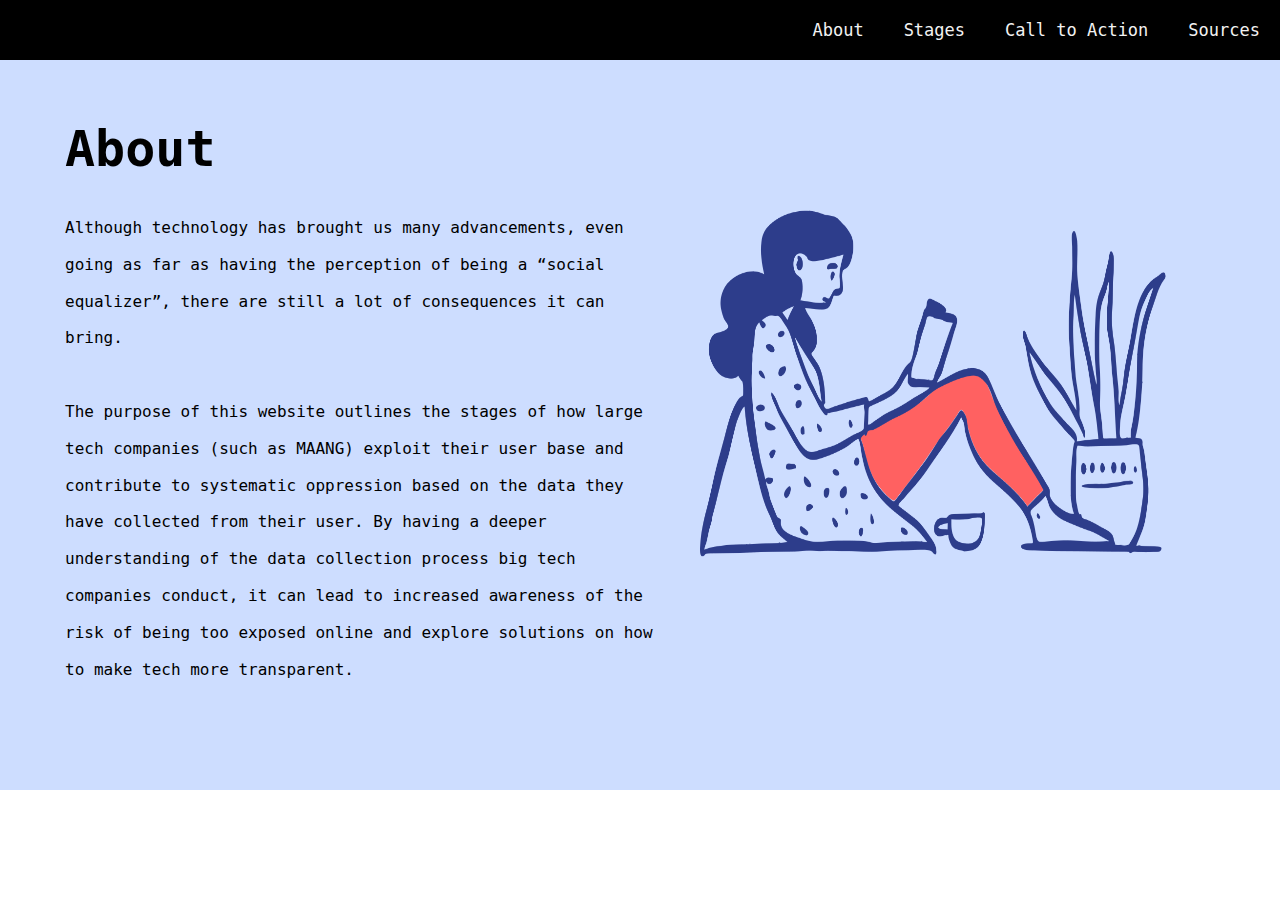
<file: index.html>
<!DOCTYPE html>
<html lang="en">
<head>
    <meta charset="UTF-8">
    <meta name="viewport" content="width=device-width, initial-scale=1.0" />
    <title>CSE 194 Project: About Page</title>
    <link rel="stylesheet" href="styles.css" />
</head>
<body>
<nav class="navbar">
    <div class="navbar_container">
        <div class = "nav_right">
            <a class="active" href="index.html">About</a>
            <a href="stages.html">Stages</a>
            <a href="call_to_action.html">Call to Action</a>
            <a href="sources.html">Sources</a>
        </div>
    </div>
</nav>
<!--About-->
<div class ="index_section">
    <div class="index_container">
        <h1>About</h1>
        <div class="index_content">
            <div class="index_text">
                <p>
                    Although technology has brought us many advancements, even going as far as having the perception of
                    being a “social equalizer”, there are still a lot of consequences it can bring.
                    <br />
                    <br />
                    The purpose of this website outlines the stages of how large tech companies (such as MAANG) exploit
                    their user base and contribute to systematic oppression based on the data they have collected from
                    their user. By having a deeper understanding of the data collection process big tech companies
                    conduct, it can lead to increased awareness of the risk of being too exposed online and explore
                    solutions on how to make tech more transparent.
                </p>
            </div>
            <div class="index_image">
                <img src="./images/ReadingSideDoodle.png" class="index_img" />
            </div>
        </div>
    </div>
</div>
</body>
</html>
</file>
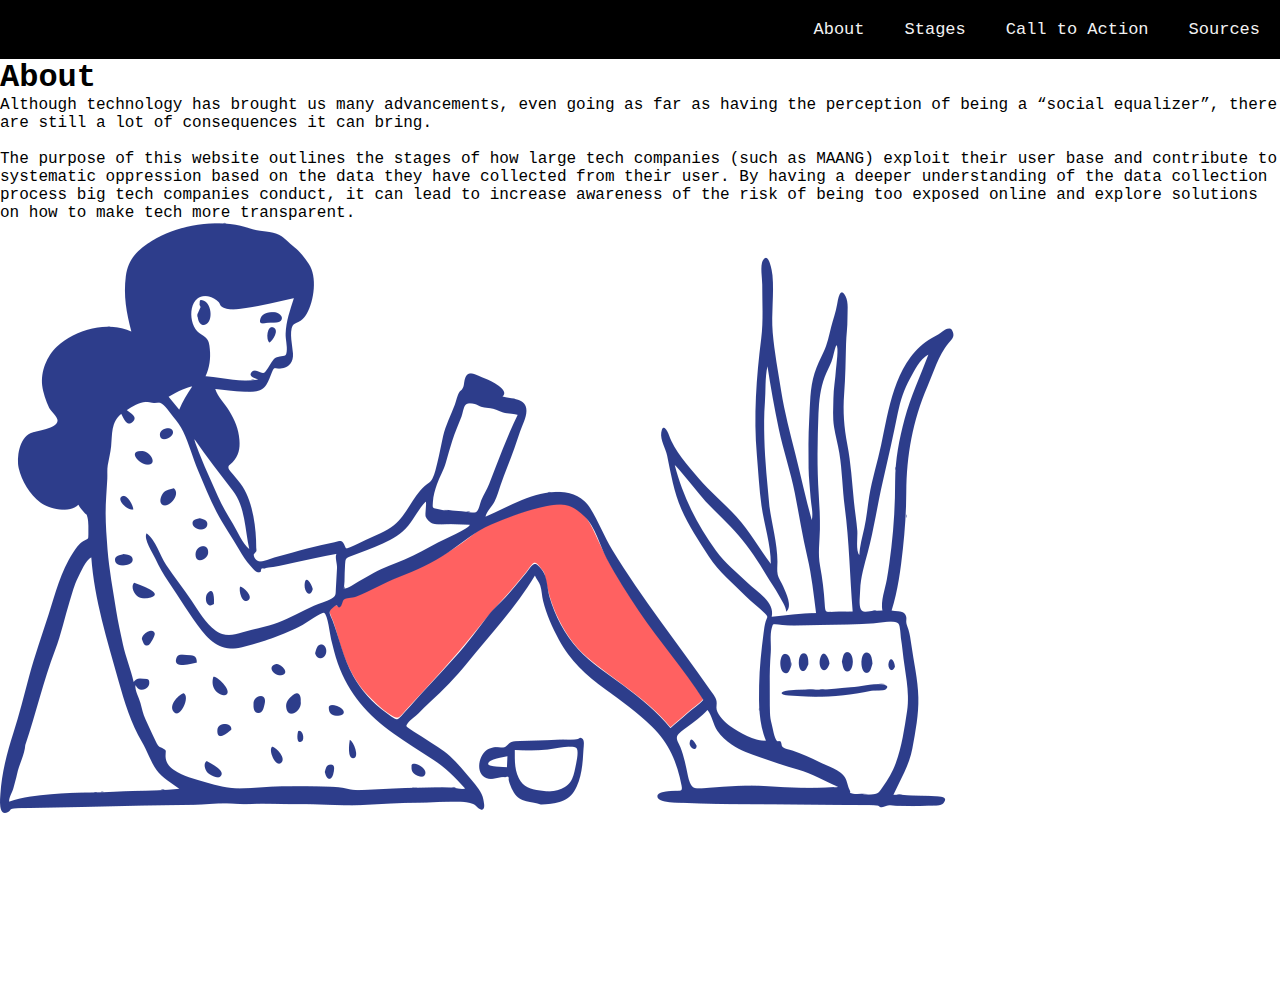
<file: about.html>
<!DOCTYPE html>
<html lang="en">
<head>
    <meta charset="UTF-8">
    <meta name="viewport" content="width=device-width, initial-scale=1.0" />
    <title>CSE 194 Project: About Page</title>
    <link rel="stylesheet" href="styles.css" />
</head>
<body>
<nav class="navbar">
    <div class="navbar_container">
        <div class = "nav_right">
            <a class="active" href="about.html">About</a>
            <a href="stages.html">Stages</a>
            <a href="call_to_action.html">Call to Action</a>
            <a href="sources.html">Sources</a>
        </div>
    </div>
</nav>
<!--About-->
<div class ="about_section">
    <div class="about_container">
        <h1>About</h1>
        <div class="about_content">
            <div class="about_text">
                <p>
                    Although technology has brought us many advancements, even going as far as having the perception of
                    being a “social equalizer”, there are still a lot of consequences it can bring.
                    <br />
                    <br />
                    The purpose of this website outlines the stages of how large tech companies (such as MAANG) exploit
                    their user base and contribute to systematic oppression based on the data they have collected from
                    their user. By having a deeper understanding of the data collection process big tech companies
                    conduct, it can lead to increase awareness of the risk of being too exposed online and explore
                    solutions on how to make tech more transparent.
                </p>
            </div>
            <div class="about_image">
                <img src="./images/ReadingSideDoodle.png" class="about_img" />
            </div>
        </div>
    </div>
</div>
</body>
</html>
</file>
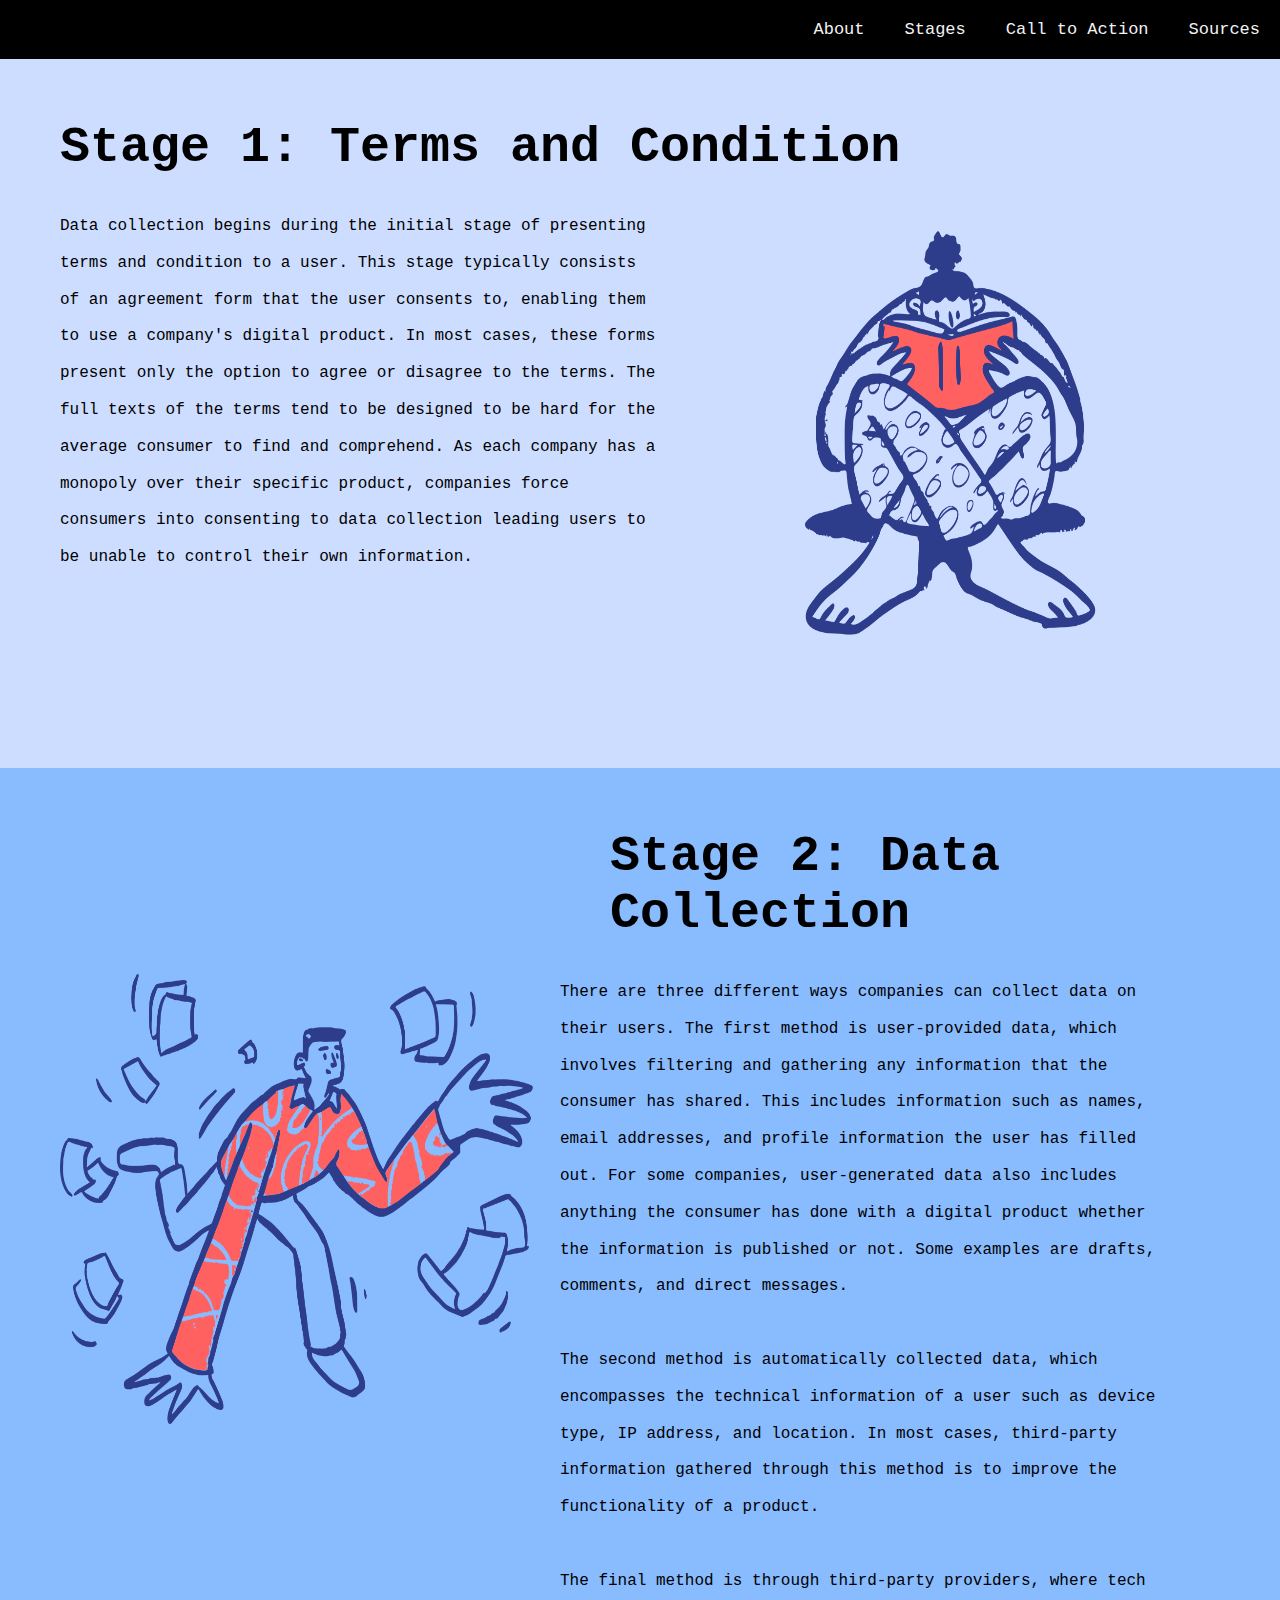
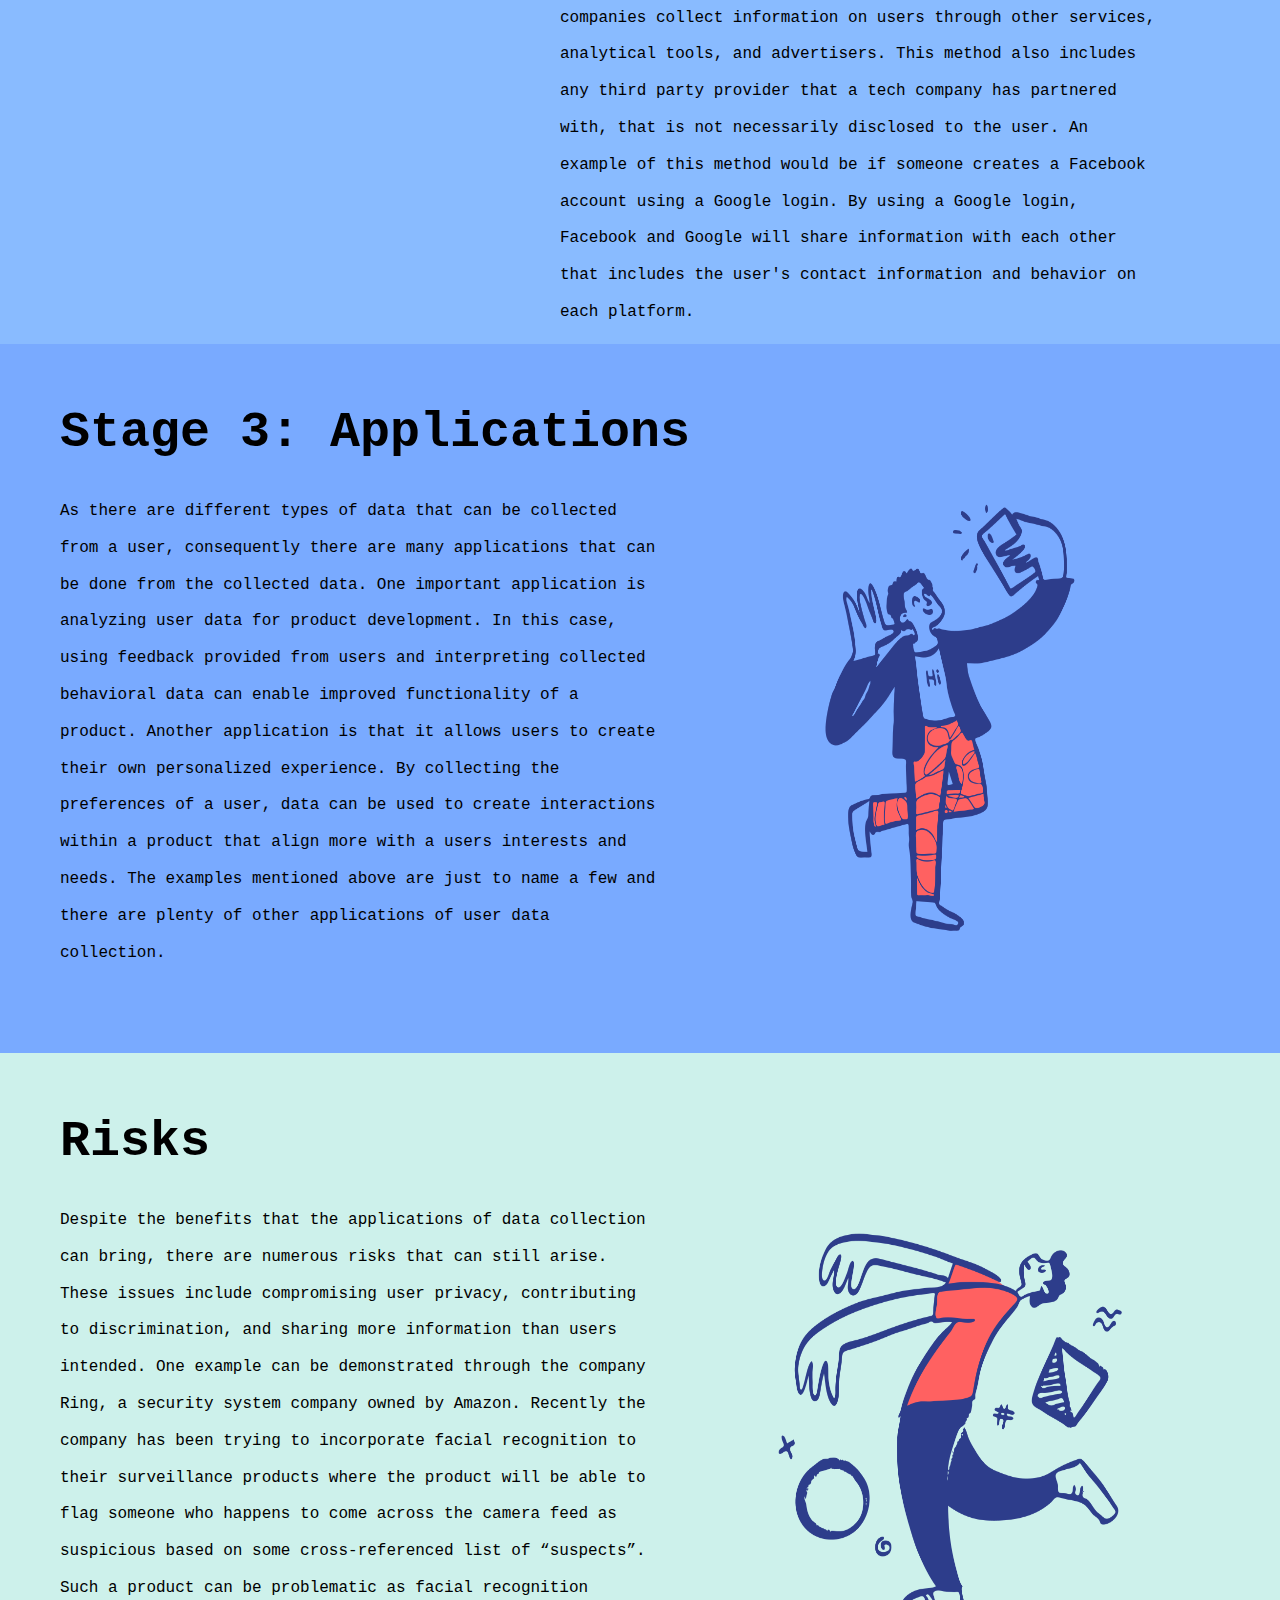
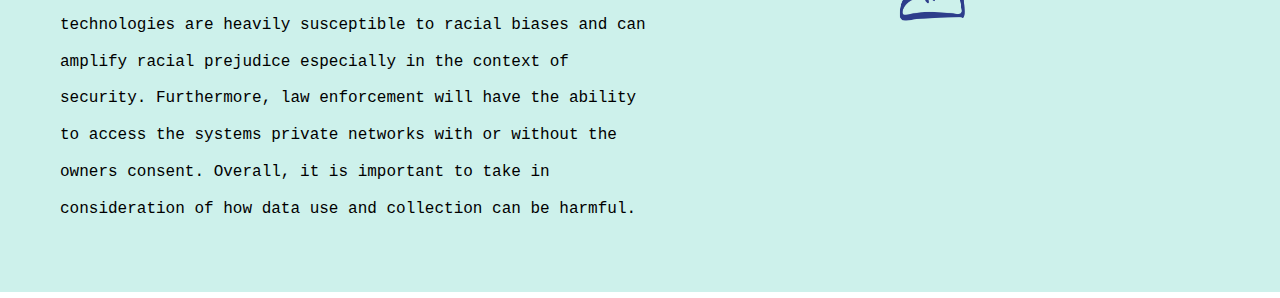
<file: stages.html>
<!DOCTYPE html>
<html lang="en">
<head>
    <meta charset="UTF-8" />
    <meta name="viewport" content="width=device-width, initial-scale=1.0" />
    <title>CSE 194 Project: Stages Page</title>
    <link rel="stylesheet" href="styles.css" />
</head>
<body>
<nav class="navbar">
    <div class="navbar_container">
        <div class = "nav_right">
            <a href="index.html">About</a>
            <a class=active href="stages.html">Stages</a>
            <a href="call_to_action.html">Call to Action</a>
            <a href="sources.html">Sources</a>
        </div>
    </div>
</nav>
<!--Stage 1-->
<div class ="stage1_section">
    <div class="stage1_container">
        <h1>Stage 1: Terms and Condition</h1>
        <div class="stage1_content">
            <div class="stage1_text">
                <p>
                    Data collection begins during the initial stage of presenting terms and condition to a user. This
                    stage typically consists of an agreement form that the user consents to, enabling them to use a
                    company's digital product. In most cases, these forms present only the option to agree or disagree
                    to the terms. The full texts of the terms tend to be designed to be hard for the average consumer
                    to find and comprehend. As each company has a monopoly over their specific product, companies force
                    consumers into consenting to data collection leading users to be unable to control their own
                    information.
                </p>
            </div>
            <div class="stage1_image">
                <img src="./images/ReadingDoodle.png" class="stage1_img" />
            </div>
        </div>
    </div>
</div>
<!--Stage 2-->
<div class ="stage2_section">
    <div class="stage2_container">
        <h1>Stage 2: Data Collection</h1>
        <div class="stage2_content">
            <div class="stage2_image">
                <img src="./images/MessyDoodle.png" class="stage2_img" />
            </div>
            <div class="stage2_text">
                <p>
                    There are three different ways companies can collect data on their users. The first method is
                    user-provided data, which involves filtering and gathering any information that the consumer has
                    shared. This includes information such as names, email addresses, and profile information the user
                    has filled out. For some companies, user-generated data also includes anything the consumer has done
                    with a digital product whether the information is published or not. Some examples are drafts,
                    comments, and direct messages.
                    <br><br>
                    The second method is automatically collected data, which encompasses the technical information of a
                    user such as device type, IP address, and location. In most cases, third-party information gathered
                    through this method is to improve the functionality of a product.
                    <br><br>
                    The final method is through third-party providers, where tech companies collect information on
                    users through other services, analytical tools, and advertisers. This method also includes any third
                    party provider that a tech company has partnered with, that is not necessarily disclosed to the user.
                    An example of this method would be if someone creates a Facebook account using a Google login.
                    By using a Google login, Facebook and Google will share information with each other that includes
                    the user's contact information and behavior on each platform.
                </p>
            </div>
        </div>
    </div>
</div>
<!--Stage 3-->
<div class ="stage3_section">
    <div class="stage3_container">
        <h1>Stage 3: Applications</h1>
        <div class="stage3_content">
            <div class="stage3_text">
                <p>
                    As there are different types of data that can be collected from a user, consequently there are many
                    applications that can be done from the collected data. One important application is analyzing user
                    data for product development. In this case, using feedback provided from users and interpreting
                    collected behavioral data can enable improved functionality of a product. Another application is
                    that it allows users to create their own personalized experience. By collecting the preferences of
                    a user, data can be used to create interactions within a product that align more with a users
                    interests and needs. The examples mentioned above are just to name a few and there are plenty of
                    other applications of user data collection.
                </p>
            </div>
            <div class="stage3_image">
                <img src="./images/SelfieDoodle.png" class="stage3_img" />
            </div>
        </div>
    </div>
</div>
<!--Risks/Consequences-->
<div class ="risk_section">
    <div class="risk_container">
        <h1>Risks</h1>
        <div class="risk_content">
            <div class="risk_text">
                <p>
                    Despite the benefits that the applications of data collection can bring, there are numerous risks
                    that can still arise. These issues include compromising user privacy, contributing to
                    discrimination, and sharing more information than users intended. One example can be demonstrated
                    through the company Ring, a security system company owned by Amazon. Recently the company has been
                    trying to incorporate facial recognition to their surveillance products where the product will be
                    able to flag someone who happens to come across the camera feed as suspicious based on some
                    cross-referenced list of “suspects”. Such a product can be problematic as facial recognition
                    technologies are heavily susceptible to racial biases and can amplify racial prejudice especially
                    in the context of security. Furthermore, law enforcement will have the ability to access the
                    systems private networks with or without the owners consent. Overall, it is important to take in
                    consideration of how data use and collection can be harmful.
                </p>
            </div>
            <div class="risk_image">
                <img src="./images/ZombieingDoodle.png" class="risk_img" />
            </div>
        </div>
    </div>
</div>
</body>
</html>
</file>
<file: styles.css>
*{
    box-sizing: border-box;
    margin: 0;
    padding: 0;
    font-family: "FiraCode Nerd Font", monospace;
}

.navbar{
    background: black;
    overflow: hidden;
}

.navbar a{
    float: left;
    color: #f2f2f2;
    text-align: center;
    padding: 20px 20px;
    text-decoration: none;
    font-size: 17px;
}

.nav_right{
    float: right;
}
.navbar_item{
    height: 80px;
}

.navbar a:hover{
    color: cornflowerblue;
    transition: all 0.3s ease;
}
.navbar_links{
    color: aliceblue;
    display: flex;
    align-items: center;
    justify-content: center;
    text-decoration: none;
    padding: 0 1rem;
    height: 100%;
}

.stage1_section{
    padding: 60px 60px;
    background: #cdddff;
    color: #fff;
}

.stage1_container{
    display: flex;
    flex-direction: column;
    justify-content: flex-start;
}

.stage1_container h1 {
    font-size: 50px;
    color: black;
    margin-bottom: 32px;
}

.stage1_content {
    display: grid;
    grid-template-columns: 1fr 1fr;
    grid-template-rows: 500px;
}

.stage1_text {
    color: black;
    padding-right: 20px;
}

.stage1_text p {
    line-height: 2.3;
    height: 170px;
    width: 600px;
    vertical-align: top;
}

.stage1_image {
    display: flex;
    justify-content: center;
}

.stage1_img {
    width: 500px;
    height: 450px;
}

.stage2_section{
    padding: 60px 60px;
    background: #89bbff;
    color: #fff;
}

.stage2_container{
    display: flex;
    flex-direction: column;
    justify-content: flex-start;
}

.stage2_container h1 {
    font-size: 50px;
    color: black;
    margin-bottom: 32px;
    margin-left: 550px;
    /*margin-right: 0px;*/
}

.stage2_content {
    display: grid;
    grid-template-columns: 1fr 1fr;
    grid-template-rows: 910px;
}

.stage2_text {
    color: black;
    padding-right: 170px;
}

.stage2_text p {
    line-height: 2.3;
    height: 170px;
    width: 600px;
    vertical-align: top;
}

.stage2_image {
    display: flex;
    justify-content: center;
}

.stage2_img {
    width: 500px;
    height: 450px;
}
.stage3_section{
    padding: 60px 60px;
    background: #79aaff;
    color: #fff;
}

.stage3_container{
    display: flex;
    flex-direction: column;
    justify-content: flex-start;
}

.stage3_container h1 {
    font-size: 50px;
    color: black;
    margin-bottom: 32px;
}

.stage3_content {
    display: grid;
    grid-template-columns: 1fr 1fr;
    grid-template-rows: 500px;
}

.stage3_text {
    color: black;
    padding-right: 20px;
}

.stage3_text p {
    line-height: 2.3;
    height: 170px;
    width: 600px;
    vertical-align: top;
}

.stage3_image {
    display: flex;
    justify-content: center;
}

.stage3_img {
    width: 500px;
    height: 450px;
}

.risk_section{
    padding: 60px 60px;
    background: #CDF1EB;
    color: #fff;
}

.risk_container{
    display: flex;
    flex-direction: column;
    justify-content: flex-start;
}

.risk_container h1 {
    font-size: 50px;
    color: black;
    margin-bottom: 32px;
}

.risk_content {
    display: grid;
    grid-template-columns: 1fr 1fr;
    grid-template-rows: 630px;
}

.risk_text {
    color: black;
    padding-right: 20px;
}

.risk_text p {
    line-height: 2.3;
    height: 170px;
    width: 600px;
    vertical-align: top;
}

.risk_image {
    display: flex;
    justify-content: center;
}

.risk_img {
    width: 500px;
    height: 450px;
}

.cta_section{
    padding: 60px 60px;
    background: #cdddff;
    color: #fff;
}

.cta_container{
    display: flex;
    flex-direction: column;
    justify-content: flex-start;
}

.cta_container h1 {
    font-size: 50px;
    color: black;
    margin-bottom: 32px;
}

.cta_content {
    display: grid;
    grid-template-columns: 1fr 1fr;
    grid-template-rows: 550px;
}

.cta_text {
    color: black;
    padding-right: 20px;
}

.cta_text p {
    line-height: 2.3;
    height: 170px;
    width: 600px;
    vertical-align: top;
}

.cta_image {
    display: flex;
    justify-content: center;
}

.cta_img {
    width: 500px;
    height: 450px;
}

.index_section{
    padding: 60px 65px;
    background: #cdddff;
    color: #fff;
}

.index_container{
    display: flex;
    flex-direction: column;
    justify-content: flex-start;
}

.index_container h1{
    font-size: 50px;
    color: black;
    margin-bottom: 32px;
}

.index_content {
    display: grid;
    grid-template-columns: 1fr 1fr;
    grid-template-rows: 520px;
}

.index_text {
    color: black;
    padding-right: 20px;
}

.index_text p {
    line-height: 2.3;
    height: 170px;
    width: 600px;
    vertical-align: top;
}

.index_image {
    display: flex;
    justify-content: center;
}

.index_img {
    width: 500px;
    height: 450px;
}
.sources_section{
    padding: 60px 65px;
    background: #cdddff;
    color: #fff;
}

.sources_container{
    display: block;
    flex-direction: column;
    justify-content: flex-start;
}

.sources_container h1{
    font-size: 50px;
    color: black;
    margin-bottom: 32px;
    text-align: center;
}

.sources_content {
    max-width: 500px;
    margin: auto;
    display: block;
}

.sources_text {
    color: black;
    padding-right: 20px;
}

.sources_text p {
    line-height: 2.3;
    height: 170px;
    width: 600px;
    vertical-align: top;
}
</file>
